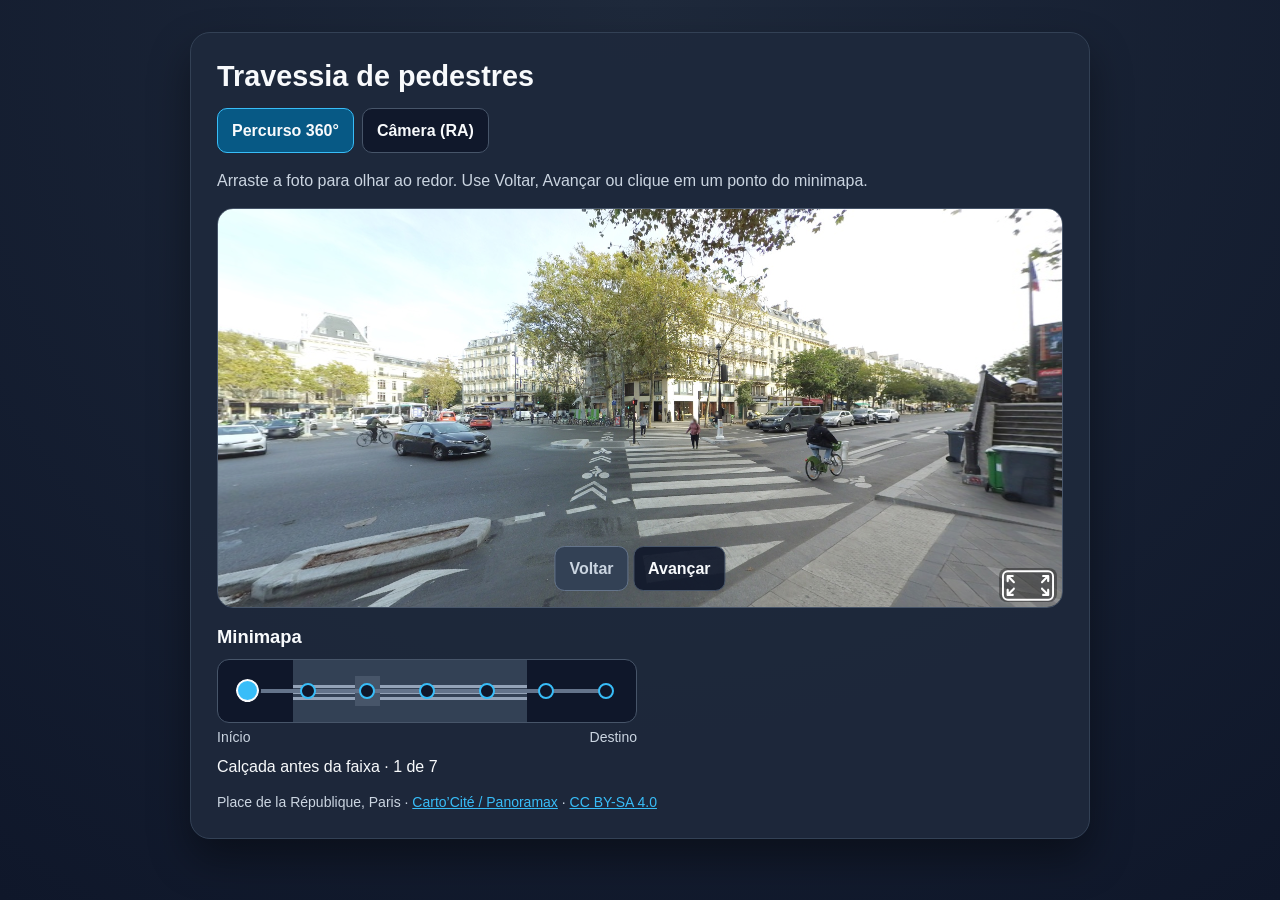
<file: index.html>
<!doctype html>
<html lang="pt-BR">
<head>
  <meta charset="utf-8">
  <meta name="viewport" content="width=device-width, initial-scale=1">
  <title>Mapa da travessia</title>
  <link rel="stylesheet" href="estilo.css?v=2">
  <script defer src="vendor/aframe-1.6.0.min.js"></script>
  <script defer src="assets/panorama.js"></script>
  <script defer src="trajeto.js"></script>
  <script defer src="sinal-teste.js"></script>
  <script defer src="reconhecer-sinal.js"></script>
  <script defer src="camera.js?v=2"></script>
</head>
<body>
  <main>
    <h1>Travessia de pedestres</h1>
    <nav class="modos" aria-label="Modo do aplicativo">
      <button type="button" id="ver-percurso" aria-pressed="true">Percurso 360°</button>
      <button type="button" id="ver-camera" aria-pressed="false">Câmera (RA)</button>
    </nav>

    <section id="modo-rv" aria-label="Percurso em realidade virtual">
    <p>Arraste a foto para olhar ao redor. Use Voltar, Avançar ou clique em um ponto do minimapa.</p>

    <div class="visor" aria-label="Foto panorâmica da travessia">
      <a-scene embedded xr-mode-ui="enabled: true; enterAREnabled: false">
        <a-sky id="panorama"></a-sky>
        <a-camera position="0 0 0" wasd-controls-enabled="false"></a-camera>
      </a-scene>
      <p id="mensagem-cena" role="status">Carregando as fotos 360°…</p>
      <div id="controles-da-foto" hidden>
        <button type="button" id="voltar-na-foto">Voltar</button>
        <button type="button" id="avancar-na-foto">Avançar</button>
      </div>
    </div>

    <h2 id="titulo-mapa">Minimapa</h2>
    <nav class="mapa" aria-labelledby="titulo-mapa">
      <div class="rua" aria-hidden="true"></div>
      <div class="ilha" aria-hidden="true"></div>
      <div class="linha-mapa" aria-hidden="true"></div>
    </nav>
    <div class="extremos-mapa" aria-hidden="true"><span>Início</span><span>Destino</span></div>
    <p class="local" role="status">
      <span id="nome-do-ponto">Calçada antes da faixa</span> · <span id="numero-da-foto">1 de 7</span>
    </p>
    <p class="creditos">
      Place de la République, Paris ·
      <a href="https://api.panoramax.xyz/?focus=pic&amp;nav=seq&amp;pic=ff49dc6f-c5ef-4aaa-bb76-78ffcb1c2662">Carto’Cité / Panoramax</a> ·
      <a href="https://creativecommons.org/licenses/by-sa/4.0/">CC BY-SA 4.0</a>
    </p>
    </section>

    <section id="modo-ra" aria-labelledby="titulo-ra" hidden>
      <h2 id="titulo-ra">Semáforo de pedestres</h2>
      <p>Enquadre a luz e a moldura escura do semáforo no retângulo central. Para testar nesta tela, use a simulação.</p>
      <div class="modos">
        <button type="button" id="abrir-webcam">Abrir webcam</button>
        <button type="button" id="simular-camera">Simular câmera</button>
        <a href="sinal-teste.html" target="_blank" rel="noopener">Semáforo de teste</a>
      </div>
      <p id="status-ra" role="status">Escolha a fonte de imagem.</p>
      <canvas id="quadro-ra" width="640" height="480" aria-label="Imagem com a leitura do semáforo" hidden></canvas>
      <p id="controle-do-sinal" hidden>
        <label for="luz-simulada">Luz de teste</label>
        <select id="luz-simulada">
          <option value="vermelho">Vermelha</option>
          <option value="verde">Verde</option>
          <option value="apagado">Apagada</option>
        </select>
      </p>
      <video id="video-da-webcam" autoplay muted playsinline hidden></video>
    </section>
  </main>
</body>
</html>
</file>
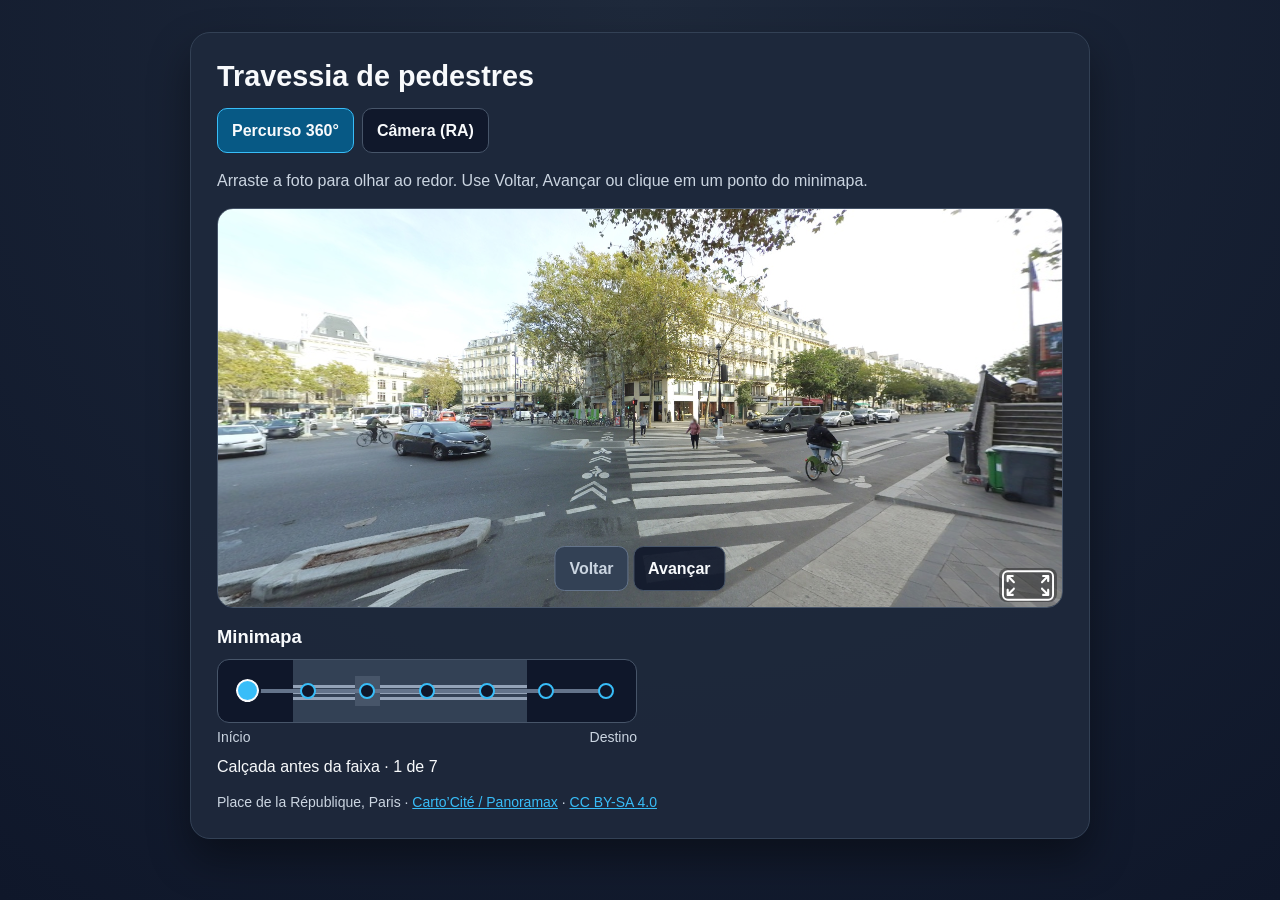
<file: mapa-da-travessia/index.html>
<!doctype html>
<html lang="pt-BR">
<head>
  <meta charset="utf-8">
  <meta name="viewport" content="width=device-width, initial-scale=1">
  <title>Mapa da travessia</title>
  <link rel="stylesheet" href="css/estilo.css">
  <script defer src="vendor/aframe-1.6.0.min.js"></script>
  <script defer src="assets/panorama.js"></script>
  <script defer src="js/percurso.js"></script>
  <script defer src="js/desenhar-semaforo.js"></script>
  <script defer src="js/reconhecer-sinal.js"></script>
  <script defer src="js/camera.js"></script>
</head>
<body>
  <main>
    <h1>Travessia de pedestres</h1>
    <nav class="modos" aria-label="Modo do aplicativo">
      <button type="button" id="ver-percurso" aria-pressed="true">Percurso 360°</button>
      <button type="button" id="ver-camera" aria-pressed="false">Câmera (RA)</button>
    </nav>

    <!-- percurso 360 e minimapa -->
    <section id="modo-rv" aria-label="Percurso em realidade virtual">
      <p>Arraste a foto para olhar ao redor. Use Voltar, Avançar ou clique em um ponto do minimapa.</p>

      <div class="visor" aria-label="Foto panorâmica da travessia">
        <a-scene embedded xr-mode-ui="enabled: true; enterAREnabled: false">
          <a-sky id="panorama"></a-sky>
          <a-camera position="0 0 0" wasd-controls-enabled="false"></a-camera>
        </a-scene>
        <p id="mensagem-cena" role="status">Carregando as fotos 360°…</p>
        <div id="controles-da-foto" hidden>
          <button type="button" id="voltar-na-foto">Voltar</button>
          <button type="button" id="avancar-na-foto">Avançar</button>
        </div>
      </div>

      <h2 id="titulo-mapa">Minimapa</h2>
      <nav class="mapa" aria-labelledby="titulo-mapa">
        <div class="rua" aria-hidden="true"></div>
        <div class="ilha" aria-hidden="true"></div>
        <div class="linha-mapa" aria-hidden="true"></div>
      </nav>
      <div class="extremos-mapa" aria-hidden="true"><span>Início</span><span>Destino</span></div>
      <p class="local" role="status">
        <span id="nome-do-ponto">Calçada antes da faixa</span> · <span id="numero-da-foto">1 de 7</span>
      </p>
      <p class="creditos">
        Place de la République, Paris ·
        <a href="https://api.panoramax.xyz/?focus=pic&amp;nav=seq&amp;pic=ff49dc6f-c5ef-4aaa-bb76-78ffcb1c2662">Carto’Cité / Panoramax</a> ·
        <a href="https://creativecommons.org/licenses/by-sa/4.0/">CC BY-SA 4.0</a>
      </p>
    </section>

    <!-- camera e semaforo -->
    <section id="modo-ra" aria-labelledby="titulo-ra" hidden>
      <h2 id="titulo-ra">Semáforo de pedestres</h2>
      <p>Enquadre a luz e a moldura escura do semáforo no retângulo central. Para testar nesta tela, use a simulação.</p>
      <div class="modos">
        <button type="button" id="abrir-webcam">Abrir webcam</button>
        <button type="button" id="simular-camera">Simular câmera</button>
        <a href="sinal-teste.html" target="_blank" rel="noopener">Semáforo de teste</a>
      </div>
      <p id="status-ra" role="status">Escolha a fonte de imagem.</p>
      <canvas id="quadro-ra" width="640" height="480" aria-label="Imagem com a leitura do semáforo" hidden></canvas>
      <p id="controle-do-sinal" hidden>
        <label for="luz-simulada">Luz de teste</label>
        <select id="luz-simulada">
          <option value="vermelho">Vermelha</option>
          <option value="verde">Verde</option>
          <option value="apagado">Apagada</option>
        </select>
      </p>
      <video id="video-da-webcam" autoplay muted playsinline hidden></video>
    </section>
  </main>
</body>
</html>
</file>
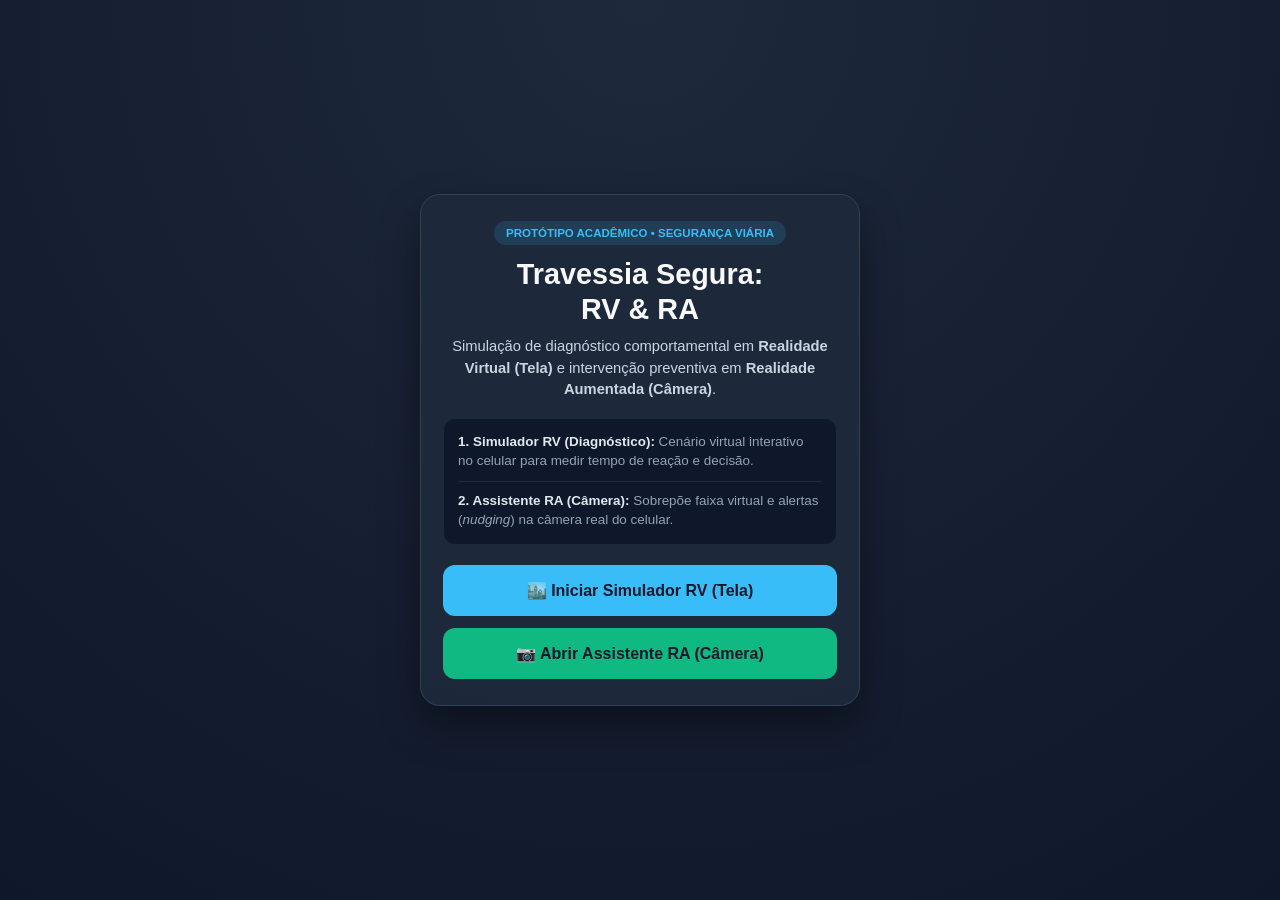
<file: travessia-segura/index.html>
<!DOCTYPE html>
<html lang="pt-BR">
<head>
  <meta charset="UTF-8" />
  <meta name="viewport" content="width=device-width, initial-scale=1.0, user-scalable=no" />
  <title>Travessia Segura: Protótipo RV & RA</title>
  <link rel="stylesheet" href="css/style.css" />
  <script defer src="js/navegacao.js"></script>
  <script defer src="js/simulador-rv.js"></script>
  <script defer src="js/assistente-ra.js"></script>
</head>
<body>

  <!-- menu -->
  <main id="screen-menu" class="screen active">
    <div class="card">
      <span class="badge">Protótipo Acadêmico • Segurança Viária</span>
      <h1>Travessia Segura:<br>RV &amp; RA</h1>
      <p class="subtitle">
        Simulação de diagnóstico comportamental em <strong>Realidade Virtual (Tela)</strong> e intervenção preventiva em <strong>Realidade Aumentada (Câmera)</strong>.
      </p>

      <div class="theory-box">
        <div class="theory-item">
          <strong>1. Simulador RV (Diagnóstico):</strong> Cenário virtual interativo no celular para medir tempo de reação e decisão.
        </div>
        <div class="theory-item">
          <strong>2. Assistente RA (Câmera):</strong> Sobrepõe faixa virtual e alertas (<em>nudging</em>) na câmera real do celular.
        </div>
      </div>

      <div class="btn-group">
        <button type="button" id="btn-start-vr" class="btn btn-primary">
          🏙️ Iniciar Simulador RV (Tela)
        </button>
        <button type="button" id="btn-start-ar" class="btn btn-secondary">
          📷 Abrir Assistente RA (Câmera)
        </button>
      </div>
    </div>
  </main>

  <!-- simulador de travessia -->
  <section id="screen-vr" class="screen">
    <div class="hud-top">
      <button type="button" id="btn-back-vr" class="btn-small">← Voltar</button>
      <div class="status-pill" id="vr-timer">Observação: 0.0s</div>
    </div>

    <div class="vr-viewport">
      <div class="vr-sky">
        <div class="vr-buildings"></div>
      </div>
      <div class="vr-sidewalk-far"></div>
      <div class="vr-road">
        <div class="vr-crosswalk">
          <span></span><span></span><span></span><span></span>
        </div>
        <div id="vr-car" class="vr-car">🚗</div>
      </div>
      <div class="vr-sidewalk-near">
        <div id="vr-pedestrian" class="vr-pedestrian">🚶</div>
      </div>
    </div>

    <div class="vr-controls">
      <p>Observe o veículo na via. Toque abaixo no momento seguro para atravessar:</p>
      <button type="button" id="btn-cross" class="btn btn-action">ATRAVESSAR FAIXA AGORA</button>
    </div>

    <div id="vr-result-modal" class="modal hidden">
      <div class="modal-content">
        <h2 id="vr-result-title">Resultado</h2>
        <p id="vr-result-desc"></p>
        <div class="metrics-grid">
          <div class="metric">
            <span>Tempo de Decisão</span>
            <strong id="metric-time">0.0s</strong>
          </div>
          <div class="metric">
            <span>Status</span>
            <strong id="metric-status">-</strong>
          </div>
        </div>
        <button type="button" id="btn-retry-vr" class="btn btn-primary">Testar Novamente</button>
      </div>
    </div>
  </section>

  <!-- camera e alertas -->
  <section id="screen-ar" class="screen">
    <video id="ar-video" autoplay playsinline muted></video>
    <div id="ar-fallback-bg" class="ar-fallback hidden">
      <p>Câmera não autorizada ou indisponível.<br>Modo de demonstração visual ativado.</p>
    </div>

    <div class="ar-overlay" id="ar-overlay">
      <div class="hud-top">
        <button type="button" id="btn-back-ar" class="btn-small">← Voltar</button>
        <div class="status-pill">Demonstração de RA</div>
      </div>

      <div class="ar-crosswalk-guide">
        <div class="ar-lane" id="ar-lane">
          <div class="ar-stripes">
            <span></span><span></span><span></span>
          </div>
        </div>
        <div class="ar-banner" id="ar-banner">
          <span class="ar-icon" id="ar-icon">✅</span>
          <div>
            <strong id="ar-title">TRAVESSIA SEGURA</strong>
            <p id="ar-desc">Simulação de via livre.</p>
          </div>
        </div>
      </div>

      <div class="ar-sim-controls">
        <p class="sim-label">Simular alerta de trânsito:</p>
        <div class="sim-buttons">
          <button type="button" id="btn-sim-safe" class="btn-sim safe active">Via Livre</button>
          <button type="button" id="btn-sim-danger" class="btn-sim danger">⚠️ Carro em Alta Velocidade</button>
        </div>
      </div>
    </div>
  </section>

</body>
</html>
</file>
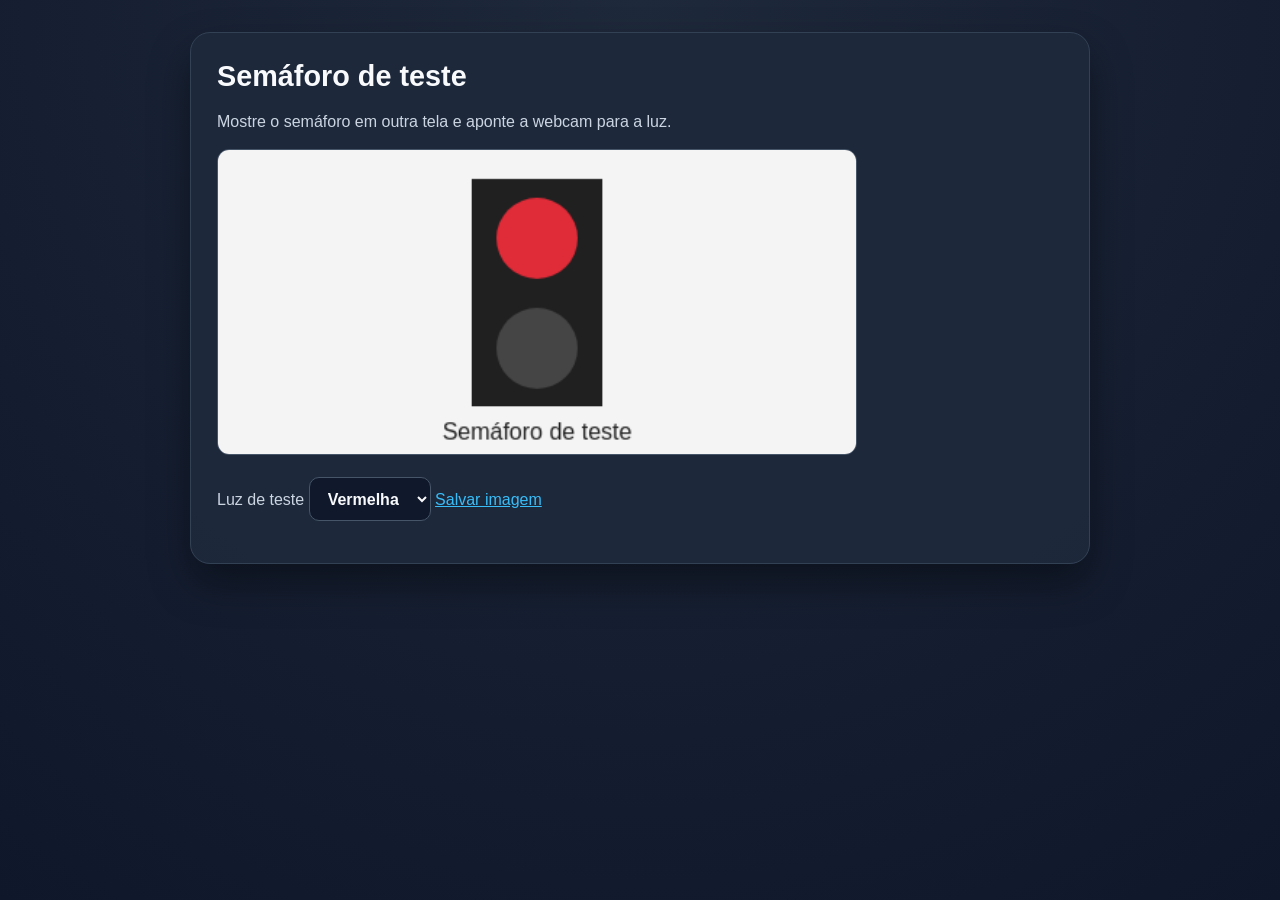
<file: sinal-teste.html>
<!doctype html>
<html lang="pt-BR">
<head>
  <meta charset="utf-8">
  <meta name="viewport" content="width=device-width, initial-scale=1">
  <title>Semáforo de teste</title>
  <link rel="stylesheet" href="estilo.css">
  <script defer src="sinal-teste.js"></script>
</head>
<body>
  <main>
    <h1>Semáforo de teste</h1>
    <p>Mostre o semáforo em outra tela e aponte a webcam para a luz.</p>
    <canvas id="cartao-teste" width="440" height="210" aria-label="Semáforo de teste com luz vermelha e verde"></canvas>
    <p>
      <label for="luz-do-cartao">Luz de teste</label>
      <select id="luz-do-cartao">
        <option value="vermelho">Vermelha</option>
        <option value="verde">Verde</option>
        <option value="apagado">Apagada</option>
      </select>
      <a id="salvar-cartao" download="semaforo-de-teste.png">Salvar imagem</a>
    </p>
  </main>
  <script>
    window.addEventListener('DOMContentLoaded', () => {
      const canvas = document.querySelector('#cartao-teste');
      const luz = document.querySelector('#luz-do-cartao');
      const salvar = document.querySelector('#salvar-cartao');
      function atualizarCartao() {
        desenharSinalTeste(canvas.getContext('2d'), luz.value);
        salvar.href = canvas.toDataURL('image/png');
      }

      luz.addEventListener('change', atualizarCartao);
      atualizarCartao();
    });
  </script>
</body>
</html>
</file>
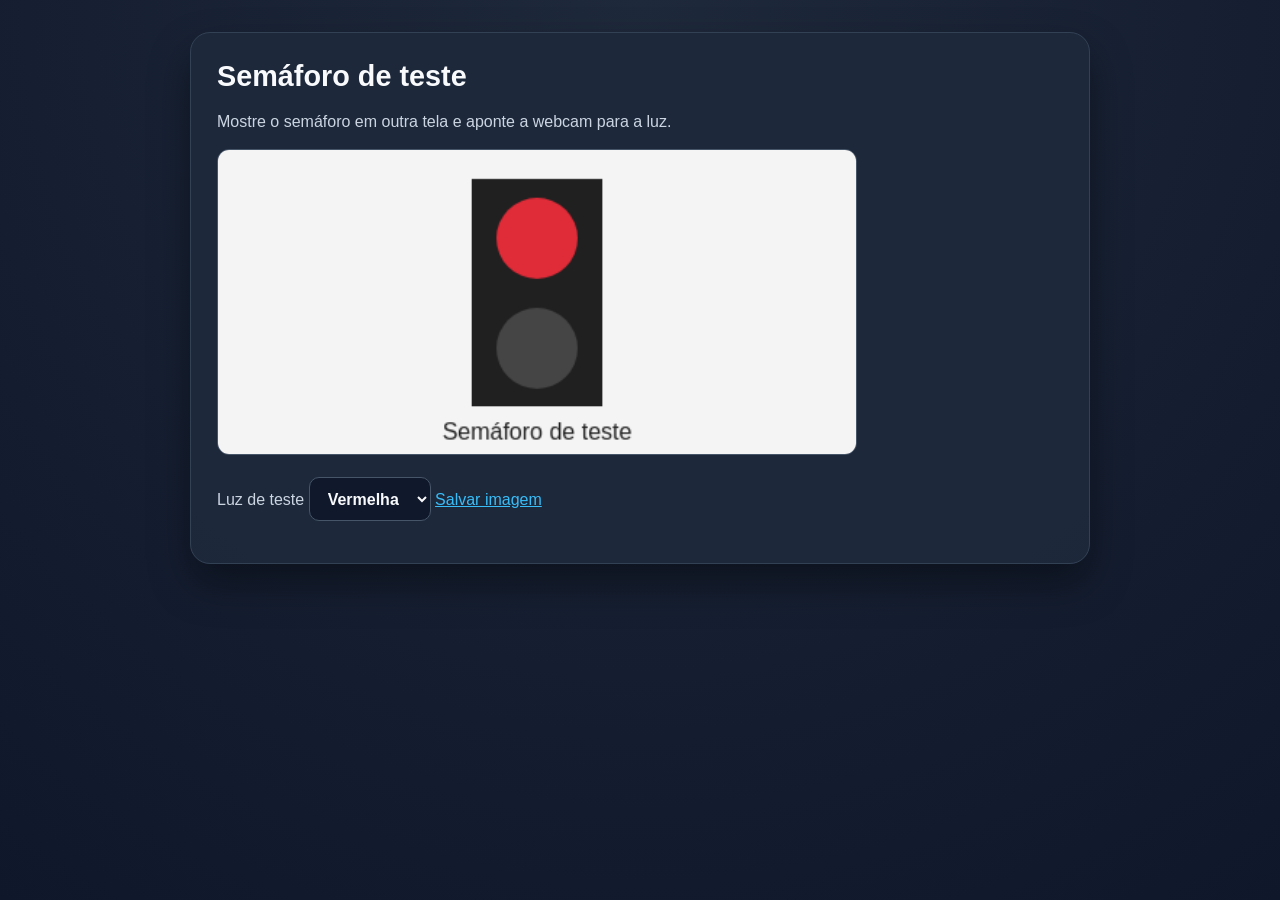
<file: mapa-da-travessia/sinal-teste.html>
<!doctype html>
<html lang="pt-BR">
<head>
  <meta charset="utf-8">
  <meta name="viewport" content="width=device-width, initial-scale=1">
  <title>Semáforo de teste</title>
  <link rel="stylesheet" href="css/estilo.css">
  <script defer src="js/desenhar-semaforo.js"></script>
  <script defer src="js/cartao-teste.js"></script>
</head>
<body>
  <main>
    <h1>Semáforo de teste</h1>
    <p>Mostre o semáforo em outra tela e aponte a webcam para a luz.</p>
    <canvas id="cartao-teste" width="440" height="210" aria-label="Semáforo de teste com luz vermelha e verde"></canvas>
    <p>
      <label for="luz-do-cartao">Luz de teste</label>
      <select id="luz-do-cartao">
        <option value="vermelho">Vermelha</option>
        <option value="verde">Verde</option>
        <option value="apagado">Apagada</option>
      </select>
      <a id="salvar-cartao" download="semaforo-de-teste.png">Salvar imagem</a>
    </p>
  </main>
</body>
</html>
</file>
<file: estilo.css>
/* Tema adaptado de https://github.com/AnaaLuizaa-a/TrabalhoA3-RealidadeVirtual/blob/main/style.css */
:root {
  color-scheme: dark;
  --fundo: #0f172a;
  --painel: #1e293b;
  --borda: #334155;
  --borda-controle: #475569;
  --texto: #f8fafc;
  --texto-secundario: #cbd5e1;
  --azul: #38bdf8;
  --verde: #10b981;
  --texto-vermelho: #ff6b6b;
  --texto-verde: #4ade80;
}

*, *::before, *::after { box-sizing: border-box; }

body {
  min-height: 100vh;
  margin: 0;
  padding: clamp(12px, 4vw, 32px);
  font: 16px/1.45 'Segoe UI', Roboto, Helvetica, Arial, sans-serif;
  color: var(--texto);
  background: radial-gradient(circle at top, var(--painel), var(--fundo));
}

body[data-sinal="vermelho"] {
  --texto-sinal: var(--texto-vermelho);
  background: #aa1729;
}

body[data-sinal="verde"] {
  --texto-sinal: var(--texto-verde);
  background: #17623c;
}

main {
  max-width: 900px;
  margin: 0 auto;
  padding: clamp(14px, 3vw, 26px);
  background: rgba(30, 41, 59, 0.95);
  border: 1px solid var(--borda);
  border-radius: 20px;
  box-shadow: 0 20px 40px rgba(0, 0, 0, 0.4);
}

body[data-sinal] main {
  background: rgba(15, 23, 42, 0.24);
  border-color: rgba(255, 255, 255, 0.5);
}

h1 { margin: 0; font-size: 1.8rem; line-height: 1.2; }
h2 { margin: 16px 0 8px; font-size: 1.15rem; }
p { color: var(--texto-secundario); }
a { color: var(--azul); }
body[data-sinal] p,
body[data-sinal] a { color: var(--texto); }

:is(button, a, select):focus-visible {
  outline: 3px solid var(--texto);
  outline-offset: 2px;
}

.visor {
  position: relative;
  height: clamp(255px, 52vh, 400px);
  overflow: hidden;
  border: 1px solid var(--borda-controle);
  border-radius: 16px;
  background: var(--fundo);
}

.visor a-scene {
  position: absolute;
  inset: 0;
  width: 100%;
  height: 100%;
}

#mensagem-cena {
  position: absolute;
  inset: 0;
  margin: 0;
  padding: 16px;
  background: var(--fundo);
}

#controles-da-foto {
  position: absolute;
  z-index: 1;
  inset: auto auto 16px 50%;
  transform: translateX(-50%);
  white-space: nowrap;
}

#controles-da-foto button:disabled {
  border-color: #64748b;
  color: var(--texto-secundario);
  background: var(--borda);
  cursor: default;
}

.mapa {
  position: relative;
  display: grid;
  grid-template-columns: repeat(7, 1fr);
  justify-items: center;
  align-items: center;
  max-width: 420px;
  min-height: 64px;
  overflow: hidden;
  border: 1px solid var(--borda-controle);
  border-radius: 12px;
  background: var(--fundo);
}

.rua {
  position: absolute;
  inset: 0 26% 0 18%;
  background: var(--borda);
}

.rua::after {
  content: "";
  position: absolute;
  inset: 22px 0;
  background: repeating-linear-gradient(0deg, #94a3b8 0 3px, transparent 3px 6px);
}

.ilha {
  position: absolute;
  inset: 16px auto 16px 32.7%;
  width: 6%;
  background: var(--borda-controle);
}

.linha-mapa {
  position: absolute;
  inset: calc(50% - 2px) 7.14% auto;
  height: 4px;
  background: #64748b;
}

.linha-mapa::after {
  content: "";
  display: block;
  width: var(--progresso, 0%);
  height: 100%;
  background: var(--azul);
}

button { font: inherit; cursor: pointer; touch-action: manipulation; }

.ponto-mapa {
  position: relative;
  width: 100%;
  min-height: 44px;
  display: grid;
  place-items: center;
  padding: 0;
  border: 0;
  background: transparent;
}

.ponto-mapa:focus-visible { outline-offset: -4px; }

.ponto-mapa::before {
  content: "";
  width: 16px;
  height: 16px;
  border: 2px solid var(--azul);
  border-radius: 50%;
  background: var(--fundo);
}

.ponto-mapa[aria-current]::before {
  width: 23px;
  height: 23px;
  border-color: var(--texto);
  background: var(--azul);
  outline: 2px solid var(--fundo);
}

.extremos-mapa {
  display: flex;
  justify-content: space-between;
  max-width: 420px;
  margin-top: 4px;
  font-size: .875rem;
  color: var(--texto-secundario);
}

.local { margin: 8px 0 0; color: var(--texto); }
.creditos { font-size: .875rem; }
.creditos:last-child { margin-bottom: 0; }

.modos {
  display: flex;
  align-items: center;
  flex-wrap: wrap;
  gap: 8px;
  margin: 14px 0;
}

.modos button, #controles-da-foto button, select {
  min-height: 44px;
  padding: 10px 14px;
  border: 1px solid var(--borda-controle);
  border-radius: 10px;
  font: inherit;
  font-weight: 600;
  color: var(--texto);
  background: rgba(15, 23, 42, 0.9);
}

#ver-percurso[aria-pressed="true"], #simular-camera {
  border-color: var(--azul);
  background: #075985;
}

#ver-camera[aria-pressed="true"], #abrir-webcam {
  border-color: var(--verde);
  background: #065f46;
}

.modos button:active, #controles-da-foto button:not(:disabled):active {
  transform: scale(0.97);
}

body[data-sinal] #status-ra {
  width: fit-content;
  max-width: 100%;
  margin: 12px 0;
  padding: 8px 12px;
  border-radius: 10px;
  font-size: 2rem;
  font-weight: 700;
  color: var(--texto-sinal);
  background: var(--fundo);
}

#quadro-ra, #cartao-teste {
  width: 100%;
  max-width: 640px;
  height: auto;
  border: 1px solid var(--borda-controle);
  border-radius: 12px;
}

body[data-sinal] #quadro-ra { border-color: rgba(255, 255, 255, 0.6); }

@media (max-width: 420px) {
  #controles-da-foto {
    left: 12px;
    transform: none;
  }
}
</file>
<file: mapa-da-travessia/css/estilo.css>
/* cores e base da pagina */
:root {
  color-scheme: dark;
  --fundo: #0f172a;
  --painel: #1e293b;
  --borda: #334155;
  --borda-controle: #475569;
  --texto: #f8fafc;
  --texto-secundario: #cbd5e1;
  --azul: #38bdf8;
  --verde: #10b981;
  --texto-vermelho: #ff6b6b;
  --texto-verde: #4ade80;
}

*, *::before, *::after { box-sizing: border-box; }

body {
  min-height: 100vh;
  margin: 0;
  padding: clamp(12px, 4vw, 32px);
  font: 16px/1.45 'Segoe UI', Roboto, Helvetica, Arial, sans-serif;
  color: var(--texto);
  background: radial-gradient(circle at top, var(--painel), var(--fundo));
}

main {
  max-width: 900px;
  margin: 0 auto;
  padding: clamp(14px, 3vw, 26px);
  background: rgba(30, 41, 59, 0.95);
  border: 1px solid var(--borda);
  border-radius: 20px;
  box-shadow: 0 20px 40px rgba(0, 0, 0, 0.4);
}

h1 { margin: 0; font-size: 1.8rem; line-height: 1.2; }
h2 { margin: 16px 0 8px; font-size: 1.15rem; }
p { color: var(--texto-secundario); }
a { color: var(--azul); }

/* botoes e foco */
button { font: inherit; cursor: pointer; touch-action: manipulation; }

:is(button, a, select):focus-visible {
  outline: 3px solid var(--texto);
  outline-offset: 2px;
}

.modos {
  display: flex;
  align-items: center;
  flex-wrap: wrap;
  gap: 8px;
  margin: 14px 0;
}

.modos button, #controles-da-foto button, select {
  min-height: 44px;
  padding: 10px 14px;
  border: 1px solid var(--borda-controle);
  border-radius: 10px;
  font: inherit;
  font-weight: 600;
  color: var(--texto);
  background: rgba(15, 23, 42, 0.9);
}

#ver-percurso[aria-pressed="true"], #simular-camera {
  border-color: var(--azul);
  background: #075985;
}

#ver-camera[aria-pressed="true"], #abrir-webcam {
  border-color: var(--verde);
  background: #065f46;
}

.modos button:active, #controles-da-foto button:not(:disabled):active {
  transform: scale(0.97);
}

/* foto 360 */
.visor {
  position: relative;
  height: clamp(255px, 52vh, 400px);
  overflow: hidden;
  border: 1px solid var(--borda-controle);
  border-radius: 16px;
  background: var(--fundo);
}

.visor a-scene {
  position: absolute;
  inset: 0;
  width: 100%;
  height: 100%;
}

#mensagem-cena {
  position: absolute;
  inset: 0;
  margin: 0;
  padding: 16px;
  background: var(--fundo);
}

#controles-da-foto {
  position: absolute;
  z-index: 1;
  inset: auto auto 16px 50%;
  transform: translateX(-50%);
  white-space: nowrap;
}

#controles-da-foto button:disabled {
  border-color: #64748b;
  color: var(--texto-secundario);
  background: var(--borda);
  cursor: default;
}

/* minimapa */
.mapa {
  position: relative;
  display: grid;
  grid-template-columns: repeat(7, 1fr);
  justify-items: center;
  align-items: center;
  max-width: 420px;
  min-height: 64px;
  overflow: hidden;
  border: 1px solid var(--borda-controle);
  border-radius: 12px;
  background: var(--fundo);
}

.rua {
  position: absolute;
  inset: 0 26% 0 18%;
  background: var(--borda);
}

.rua::after {
  content: "";
  position: absolute;
  inset: 22px 0;
  background: repeating-linear-gradient(0deg, #94a3b8 0 3px, transparent 3px 6px);
}

.ilha {
  position: absolute;
  inset: 16px auto 16px 32.7%;
  width: 6%;
  background: var(--borda-controle);
}

.linha-mapa {
  position: absolute;
  inset: calc(50% - 2px) 7.14% auto;
  height: 4px;
  background: #64748b;
}

.linha-mapa::after {
  content: "";
  display: block;
  width: var(--progresso, 0%);
  height: 100%;
  background: var(--azul);
}

.ponto-mapa {
  position: relative;
  width: 100%;
  min-height: 44px;
  display: grid;
  place-items: center;
  padding: 0;
  border: 0;
  background: transparent;
}

.ponto-mapa:focus-visible { outline-offset: -4px; }

.ponto-mapa::before {
  content: "";
  width: 16px;
  height: 16px;
  border: 2px solid var(--azul);
  border-radius: 50%;
  background: var(--fundo);
}

.ponto-mapa[aria-current]::before {
  width: 23px;
  height: 23px;
  border-color: var(--texto);
  background: var(--azul);
  outline: 2px solid var(--fundo);
}

.extremos-mapa {
  display: flex;
  justify-content: space-between;
  max-width: 420px;
  margin-top: 4px;
  font-size: .875rem;
  color: var(--texto-secundario);
}

.local { margin: 8px 0 0; color: var(--texto); }
.creditos { font-size: .875rem; }
.creditos:last-child { margin-bottom: 0; }

/* camera e semaforo */
body[data-sinal="vermelho"] {
  --texto-sinal: var(--texto-vermelho);
  background: #aa1729;
}

body[data-sinal="verde"] {
  --texto-sinal: var(--texto-verde);
  background: #17623c;
}

body[data-sinal] main {
  background: rgba(15, 23, 42, 0.24);
  border-color: rgba(255, 255, 255, 0.5);
}

body[data-sinal] p,
body[data-sinal] a { color: var(--texto); }

body[data-sinal] #status-ra {
  width: fit-content;
  max-width: 100%;
  margin: 12px 0;
  padding: 8px 12px;
  border-radius: 10px;
  font-size: 2rem;
  font-weight: 700;
  color: var(--texto-sinal);
  background: var(--fundo);
}

#quadro-ra, #cartao-teste {
  width: 100%;
  max-width: 640px;
  height: auto;
  border: 1px solid var(--borda-controle);
  border-radius: 12px;
}

body[data-sinal] #quadro-ra { border-color: rgba(255, 255, 255, 0.6); }

@media (max-width: 420px) {
  #controles-da-foto {
    left: 12px;
    transform: none;
  }
}
</file>
<file: travessia-segura/css/style.css>
/* base das telas */
* {
  box-sizing: border-box;
  margin: 0;
  padding: 0;
  font-family: 'Segoe UI', Roboto, Helvetica, Arial, sans-serif;
  -webkit-tap-highlight-color: transparent;
}

body {
  background-color: #0f172a;
  color: #f8fafc;
  overflow: hidden;
  height: 100dvh;
  width: 100vw;
}

.screen {
  display: none;
  width: 100%;
  height: 100%;
  position: relative;
}

.screen.active {
  display: flex;
  flex-direction: column;
  justify-content: center;
  align-items: center;
}

/* menu */
#screen-menu {
  padding: 20px;
  background: radial-gradient(circle at top, #1e293b, #0f172a);
  z-index: 10;
}

.card {
  background: rgba(30, 41, 59, 0.95);
  border: 1px solid #334155;
  border-radius: 20px;
  padding: 26px 22px;
  max-width: 440px;
  width: 100%;
  box-shadow: 0 20px 40px rgba(0, 0, 0, 0.4);
  text-align: center;
}

.badge {
  display: inline-block;
  background: rgba(56, 189, 248, 0.15);
  color: #38bdf8;
  font-size: 0.72rem;
  font-weight: 700;
  padding: 6px 12px;
  border-radius: 999px;
  margin-bottom: 12px;
  text-transform: uppercase;
}

h1 {
  font-size: 1.8rem;
  line-height: 1.2;
  margin-bottom: 10px;
}

.subtitle {
  font-size: 0.92rem;
  color: #cbd5e1;
  line-height: 1.45;
  margin-bottom: 18px;
}

.theory-box {
  background: #0f172a;
  border-radius: 12px;
  padding: 14px;
  text-align: left;
  margin-bottom: 20px;
  border: 1px solid #1e293b;
}

.theory-item {
  font-size: 0.84rem;
  color: #94a3b8;
  line-height: 1.4;
}

.theory-item + .theory-item {
  margin-top: 10px;
  padding-top: 10px;
  border-top: 1px solid #1e293b;
}

.theory-item strong {
  color: #e2e8f0;
}

.btn-group {
  display: flex;
  flex-direction: column;
  gap: 12px;
}

.btn {
  border: none;
  border-radius: 12px;
  padding: 16px 20px;
  font-size: 1rem;
  font-weight: 700;
  cursor: pointer;
  width: 100%;
  touch-action: manipulation;
}

.btn:active {
  transform: scale(0.97);
}

.btn-primary {
  background: #38bdf8;
  color: #0f172a;
}

.btn-secondary {
  background: #10b981;
  color: #0f172a;
}

.btn-action {
  background: #f59e0b;
  color: #0f172a;
  font-size: 1.05rem;
}

/* controles no topo */
.hud-top {
  position: absolute;
  top: 16px;
  left: 16px;
  right: 16px;
  z-index: 30;
  display: flex;
  justify-content: space-between;
  align-items: center;
}

.btn-small {
  background: rgba(15, 23, 42, 0.9);
  color: #f8fafc;
  border: 1px solid #475569;
  padding: 10px 14px;
  border-radius: 10px;
  font-weight: 600;
  cursor: pointer;
}

.status-pill {
  background: rgba(15, 23, 42, 0.9);
  border: 1px solid #475569;
  padding: 8px 14px;
  border-radius: 999px;
  font-size: 0.82rem;
  font-weight: 600;
}

/* cena da travessia */
.vr-viewport {
  width: 100%;
  height: 100%;
  display: flex;
  flex-direction: column;
  position: relative;
  overflow: hidden;
}

.vr-sky {
  flex: 1.2;
  background: linear-gradient(180deg, #0284c7, #7dd3fc);
  position: relative;
}

.vr-buildings {
  position: absolute;
  bottom: 0;
  width: 100%;
  height: 55%;
  background: repeating-linear-gradient(
    90deg,
    #475569 0px,
    #475569 50px,
    #334155 50px,
    #334155 95px,
    transparent 95px,
    transparent 115px
  );
}

.vr-sidewalk-far {
  height: 28px;
  background: #94a3b8;
  border-bottom: 4px solid #64748b;
}

.vr-road {
  height: 190px;
  background: #1e293b;
  position: relative;
  display: flex;
  justify-content: center;
  align-items: center;
}

.vr-crosswalk {
  width: 130px;
  height: 100%;
  display: flex;
  flex-direction: column;
  justify-content: space-evenly;
  padding: 10px 0;
}

.vr-crosswalk span {
  display: block;
  width: 100%;
  height: 22px;
  background: #f8fafc;
  border-radius: 3px;
}

.vr-car {
  position: absolute;
  top: 48px;
  left: -80px;
  font-size: 3.4rem;
  transform: scaleX(-1);
  user-select: none;
  z-index: 5;
}

.vr-sidewalk-near {
  flex: 1;
  background: #cbd5e1;
  border-top: 6px solid #64748b;
  position: relative;
  display: flex;
  justify-content: center;
}

.vr-pedestrian {
  font-size: 3.2rem;
  position: absolute;
  top: -24px;
  transition: transform 1.1s ease-in-out;
  z-index: 10;
}

.vr-pedestrian.crossing {
  transform: translateY(-230px);
}

.vr-controls {
  position: absolute;
  bottom: 20px;
  left: 16px;
  right: 16px;
  z-index: 25;
  background: rgba(15, 23, 42, 0.92);
  border: 1px solid #334155;
  border-radius: 16px;
  padding: 14px;
  text-align: center;
}

.vr-controls p {
  font-size: 0.85rem;
  color: #e2e8f0;
  margin-bottom: 10px;
}

/* resultado da travessia */
.modal {
  position: absolute;
  inset: 0;
  background: rgba(15, 23, 42, 0.88);
  z-index: 40;
  display: flex;
  justify-content: center;
  align-items: center;
  padding: 20px;
}

.modal.hidden {
  display: none;
}

.modal-content {
  background: #1e293b;
  border: 1px solid #475569;
  border-radius: 18px;
  padding: 24px;
  max-width: 380px;
  width: 100%;
  text-align: center;
}

.modal-content h2 {
  margin-bottom: 10px;
  font-size: 1.35rem;
}

.modal-content p {
  font-size: 0.9rem;
  color: #cbd5e1;
  margin-bottom: 16px;
  line-height: 1.4;
}

.metrics-grid {
  display: grid;
  grid-template-columns: 1fr 1fr;
  gap: 10px;
  margin-bottom: 18px;
}

.metric {
  background: #0f172a;
  padding: 12px;
  border-radius: 10px;
}

.metric span {
  display: block;
  font-size: 0.75rem;
  color: #94a3b8;
  margin-bottom: 4px;
}

.metric strong {
  font-size: 1.05rem;
  color: #38bdf8;
}

#vr-result-title,
#metric-status {
  color: #10b981;
}

.modal.risco #vr-result-title,
.modal.risco #metric-status {
  color: #ef4444;
}

/* camera e alertas */
#ar-video {
  position: absolute;
  inset: 0;
  width: 100%;
  height: 100%;
  object-fit: cover;
  z-index: 1;
}

.ar-fallback {
  position: absolute;
  inset: 0;
  background: linear-gradient(180deg, #334155 0%, #1e293b 60%, #0f172a 100%);
  display: flex;
  justify-content: center;
  align-items: flex-start;
  text-align: center;
  padding: 68px 20px 20px;
  color: #cbd5e1;
  z-index: 1;
}

.ar-fallback.hidden {
  display: none;
}

.ar-overlay {
  position: absolute;
  inset: 0;
  z-index: 15;
  display: flex;
  flex-direction: column;
  justify-content: space-between;
  padding: 16px;
}

.ar-overlay.danger-pulse {
  animation: pulseBorder 0.7s infinite alternate;
}

@keyframes pulseBorder {
  from { box-shadow: inset 0 0 25px rgba(239, 68, 68, 0.5); }
  to { box-shadow: inset 0 0 75px rgba(239, 68, 68, 0.95); }
}

.ar-crosswalk-guide {
  margin: auto;
  width: 100%;
  max-width: 380px;
  display: flex;
  flex-direction: column;
  align-items: center;
  gap: 16px;
}

.ar-lane {
  width: 190px;
  height: 150px;
  border: 4px dashed #10b981;
  background: rgba(16, 185, 129, 0.2);
  border-radius: 12px;
  transform: perspective(280px) rotateX(45deg);
  display: flex;
  align-items: center;
  justify-content: center;
  transition: all 0.3s ease;
}

.ar-stripes {
  width: 75%;
  height: 75%;
  display: flex;
  flex-direction: column;
  justify-content: space-between;
}

.ar-stripes span {
  height: 16px;
  background: rgba(255, 255, 255, 0.75);
  border-radius: 4px;
}

.ar-lane.danger {
  border-color: #ef4444;
  background: rgba(239, 68, 68, 0.35);
}

.ar-banner {
  background: rgba(15, 23, 42, 0.92);
  border: 2px solid #10b981;
  border-radius: 14px;
  padding: 14px 16px;
  display: flex;
  align-items: center;
  gap: 12px;
  width: 100%;
}

.ar-banner.danger {
  border-color: #ef4444;
  background: rgba(127, 29, 29, 0.94);
}

.ar-icon {
  font-size: 1.8rem;
}

.ar-banner strong {
  display: block;
  font-size: 0.95rem;
}

.ar-banner p {
  font-size: 0.8rem;
  color: #e2e8f0;
}

.ar-sim-controls {
  background: rgba(15, 23, 42, 0.92);
  border: 1px solid #334155;
  border-radius: 14px;
  padding: 12px;
  width: 100%;
  max-width: 420px;
  margin: 0 auto;
}

.sim-label {
  font-size: 0.75rem;
  color: #94a3b8;
  margin-bottom: 8px;
  text-align: center;
}

.sim-buttons {
  display: grid;
  grid-template-columns: 1fr 1fr;
  gap: 8px;
}

.btn-sim {
  padding: 12px 8px;
  border-radius: 8px;
  border: 1px solid #475569;
  background: #1e293b;
  color: #f8fafc;
  font-weight: 600;
  font-size: 0.82rem;
  cursor: pointer;
}

.btn-sim.safe.active {
  background: #10b981;
  color: #0f172a;
}

.btn-sim.danger.active {
  background: #ef4444;
  color: #ffffff;
}
</file>
